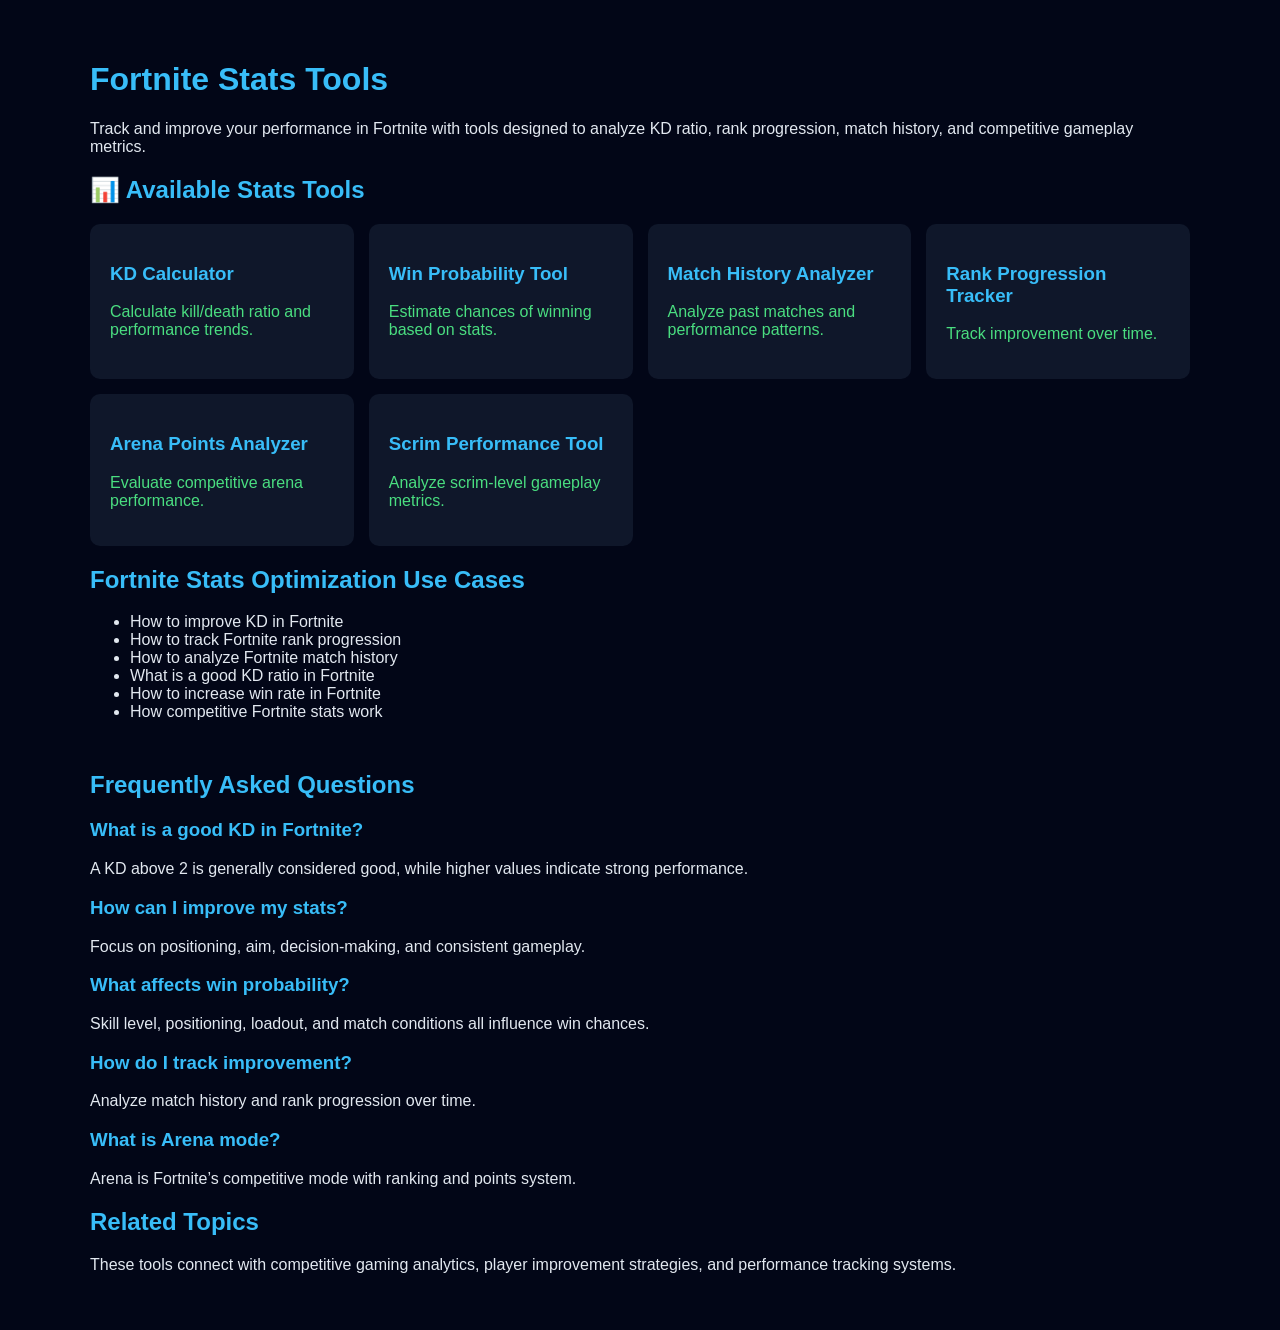
<file: index.html>
<!DOCTYPE html>
<html lang="en">
<head>
<meta charset="UTF-8">
<meta name="viewport" content="width=device-width, initial-scale=1.0">

<title>Fortnite Stats Tools – KD, Rank Progression & Match Analysis</title>

<meta name="description" content="Free Fortnite stats tools to analyze KD ratio, track rank progression, evaluate match history, and improve competitive performance.">

<meta name="keywords" content="
fortnite stats tools,
fortnite kd calculator,
fortnite win probability,
fortnite rank progression tracker,
fortnite match history analyzer,
fortnite arena stats,
fortnite scrim analysis
">

<meta name="google-site-verification" content="PkLa_ViOo6FAHpvh8SacceMb95o9tePRdrqLNBz9X1M" />

<link rel="canonical" href="https://yourdomain.com/fortnite-stats-tools/">

<style>
body {
    font-family: Arial, sans-serif;
    background: #020617;
    color: #e2e8f0;
    margin: 0;
}

.container {
    max-width: 1100px;
    margin: auto;
    padding: 40px 20px;
}

h1, h2, h3 {
    color: #38bdf8;
}

a {
    color: #4ade80;
    text-decoration: none;
}

.tool-grid {
    display: grid;
    grid-template-columns: repeat(auto-fit, minmax(230px, 1fr));
    gap: 15px;
    margin-top: 20px;
}

.card {
    background: #0f172a;
    padding: 20px;
    border-radius: 10px;
    transition: 0.2s;
}

.card:hover {
    background: #1e293b;
}

.faq {
    margin-top: 50px;
}
</style>
</head>

<body>

<div class="container">

<h1>Fortnite Stats Tools</h1>

<p>
Track and improve your performance in Fortnite with tools designed to analyze KD ratio,
rank progression, match history, and competitive gameplay metrics.
</p>

<h2>📊 Available Stats Tools</h2>

<div class="tool-grid">

<a href="./kd/" class="card">
<h3>KD Calculator</h3>
<p>Calculate kill/death ratio and performance trends.</p>
</a>

<a href="./win-prob/" class="card">
<h3>Win Probability Tool</h3>
<p>Estimate chances of winning based on stats.</p>
</a>

<a href="./match-history/" class="card">
<h3>Match History Analyzer</h3>
<p>Analyze past matches and performance patterns.</p>
</a>

<a href="./rank-progression/" class="card">
<h3>Rank Progression Tracker</h3>
<p>Track improvement over time.</p>
</a>

<a href="./arena/" class="card">
<h3>Arena Points Analyzer</h3>
<p>Evaluate competitive arena performance.</p>
</a>

<a href="./scrim/" class="card">
<h3>Scrim Performance Tool</h3>
<p>Analyze scrim-level gameplay metrics.</p>
</a>

</div>

<!-- LONG TAIL -->

<h2>Fortnite Stats Optimization Use Cases</h2>

<ul>
<li>How to improve KD in Fortnite</li>
<li>How to track Fortnite rank progression</li>
<li>How to analyze Fortnite match history</li>
<li>What is a good KD ratio in Fortnite</li>
<li>How to increase win rate in Fortnite</li>
<li>How competitive Fortnite stats work</li>
</ul>

<!-- FAQ -->

<div class="faq">

<h2>Frequently Asked Questions</h2>

<h3>What is a good KD in Fortnite?</h3>
<p>
A KD above 2 is generally considered good, while higher values indicate strong performance.
</p>

<h3>How can I improve my stats?</h3>
<p>
Focus on positioning, aim, decision-making, and consistent gameplay.
</p>

<h3>What affects win probability?</h3>
<p>
Skill level, positioning, loadout, and match conditions all influence win chances.
</p>

<h3>How do I track improvement?</h3>
<p>
Analyze match history and rank progression over time.
</p>

<h3>What is Arena mode?</h3>
<p>
Arena is Fortnite’s competitive mode with ranking and points system.
</p>

</div>

<!-- INTERNAL BOOST -->

<h2>Related Topics</h2>

<p>
These tools connect with competitive gaming analytics, player improvement strategies,
and performance tracking systems.
</p>

</div>

</body>
</html>
</file>
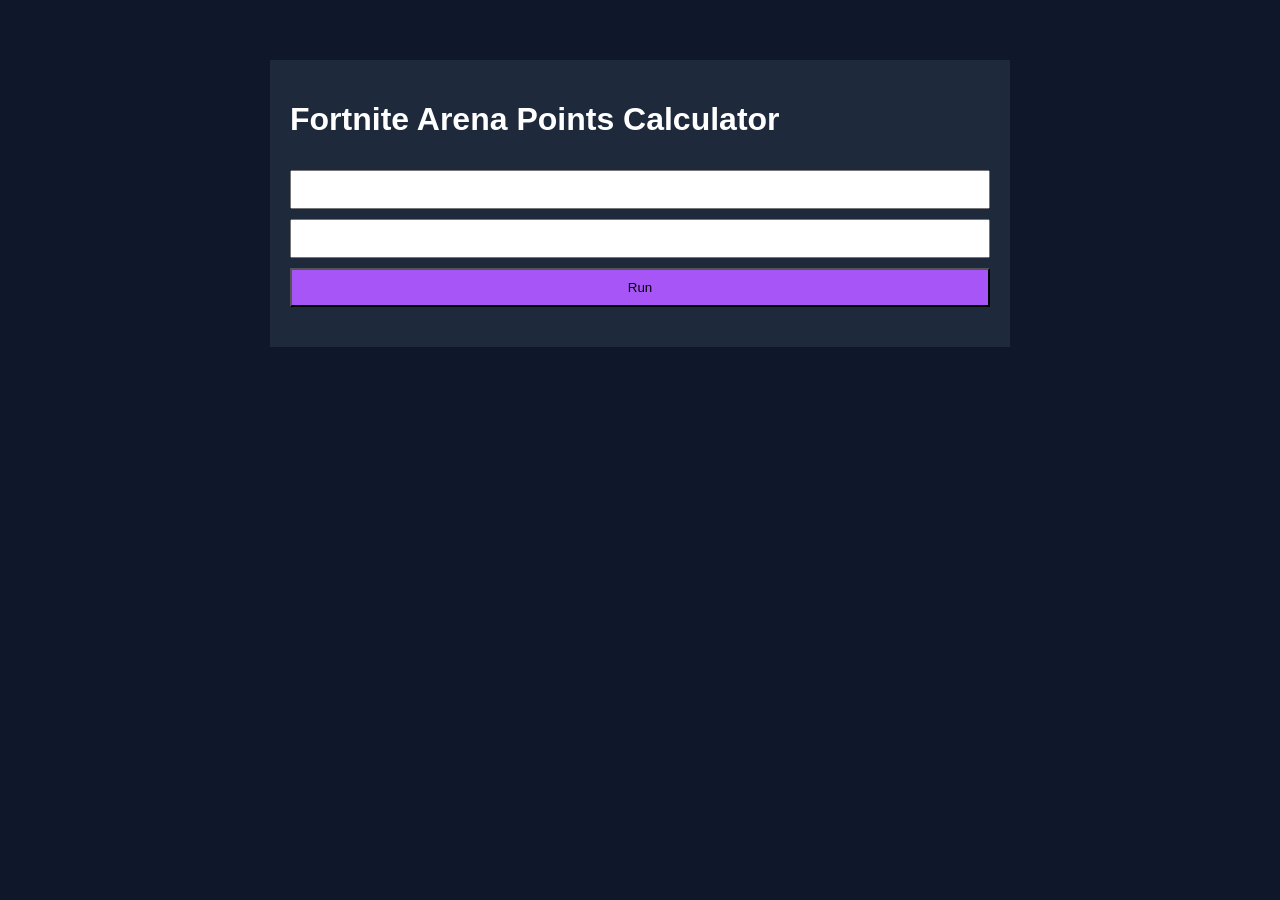
<file: arena/index.html>
<html><head><title>Fortnite Arena Points Calculator</title><link rel='stylesheet' href='styles.css'></head><body><div class='container'><h1>Fortnite Arena Points Calculator</h1><input id='kills'><input id='placement'><button onclick='run()'>Run</button><div id='res' class='result'></div></div><script src='script.js'></script></body></html>
</file>
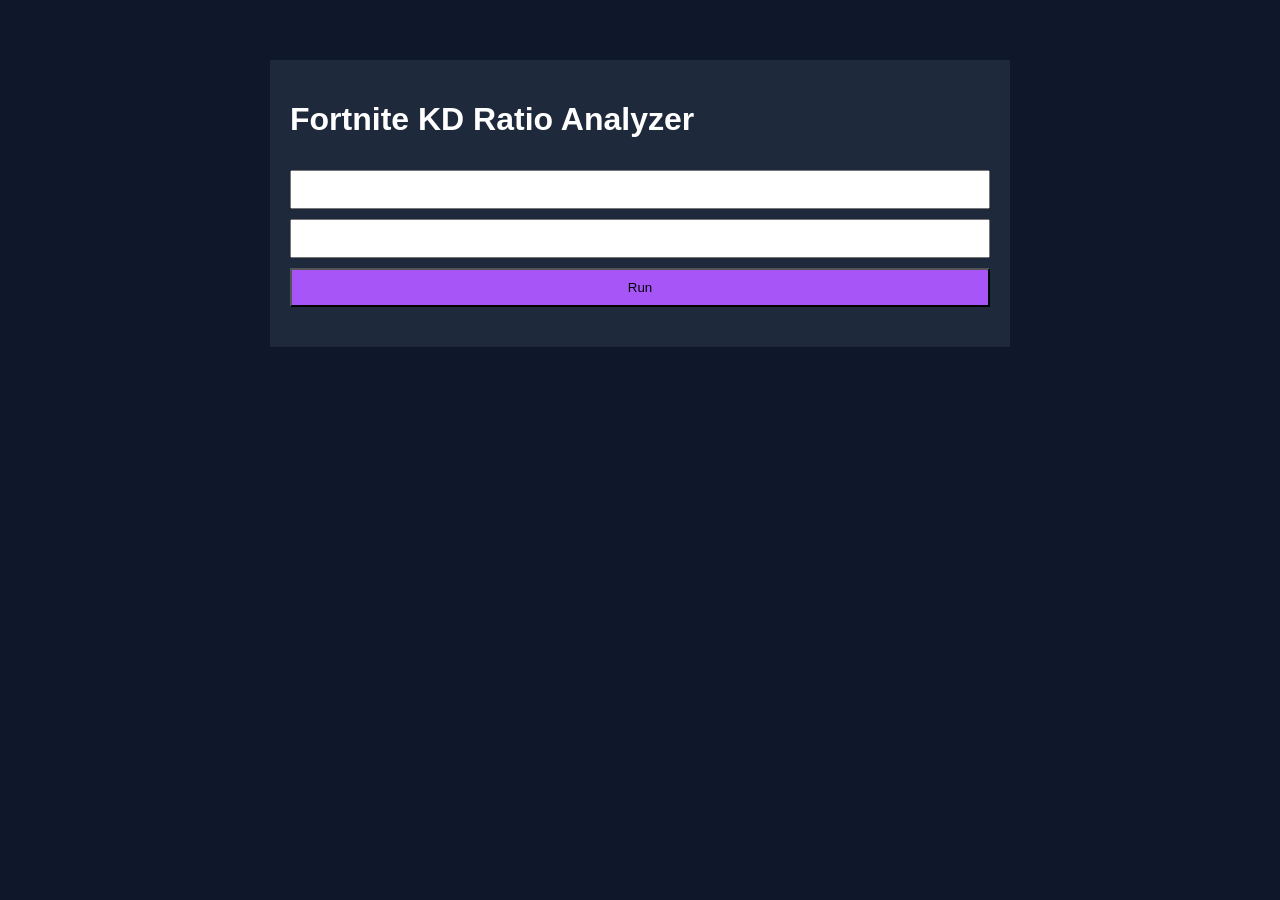
<file: kd/index.html>
<html><head><title>Fortnite KD Ratio Analyzer</title><link rel='stylesheet' href='styles.css'></head><body><div class='container'><h1>Fortnite KD Ratio Analyzer</h1><input id='kills'><input id='deaths'><button onclick='run()'>Run</button><div id='res' class='result'></div></div><script src='script.js'></script></body></html>
</file>
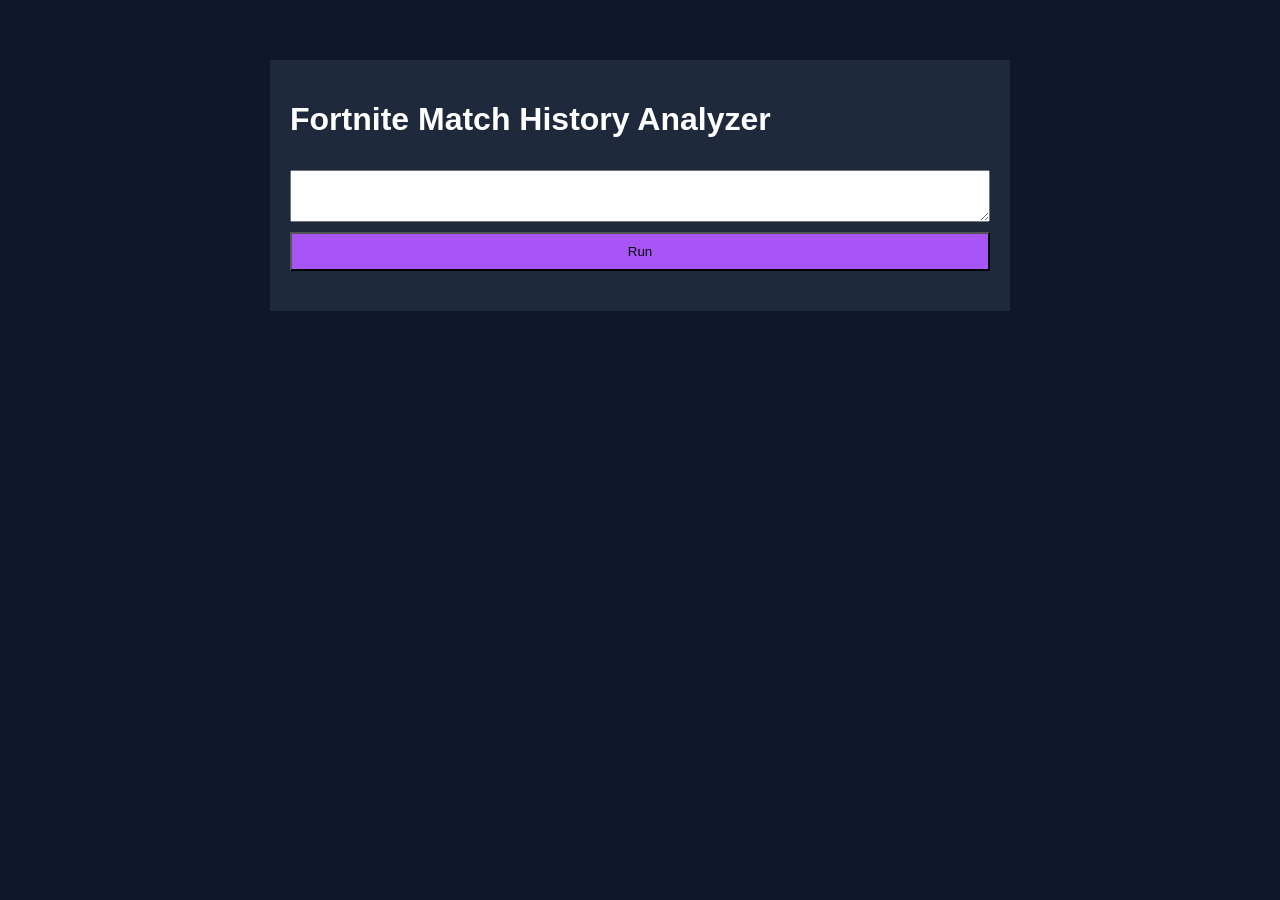
<file: match-history/index.html>
<html><head><title>Fortnite Match History Analyzer</title><link rel='stylesheet' href='styles.css'></head><body><div class='container'><h1>Fortnite Match History Analyzer</h1><textarea id='matches'></textarea><button onclick='run()'>Run</button><div id='res' class='result'></div></div><script src='script.js'></script></body></html>
</file>
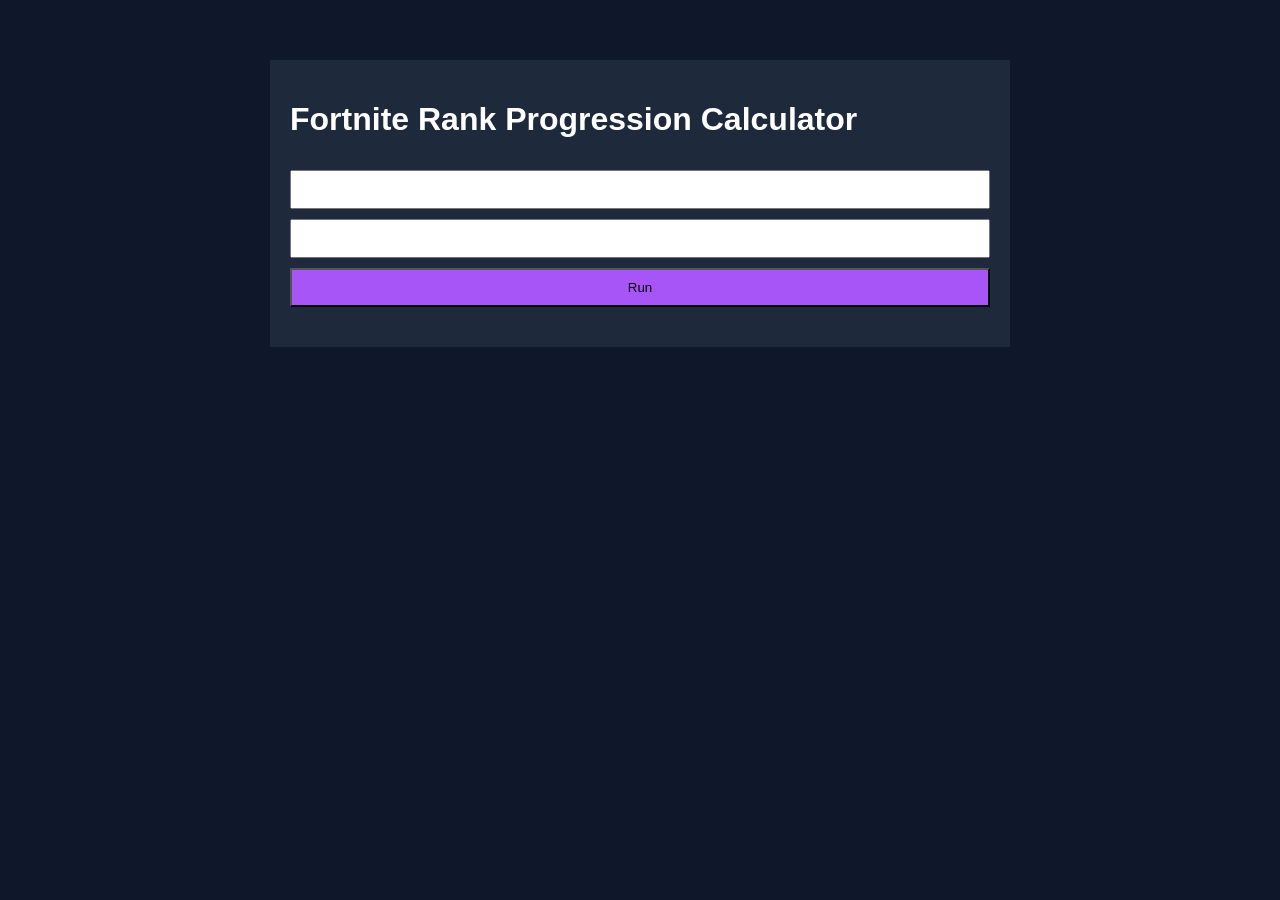
<file: rank-progression/index.html>
<html><head><title>Fortnite Rank Progression Calculator</title><link rel='stylesheet' href='styles.css'></head><body><div class='container'><h1>Fortnite Rank Progression Calculator</h1><input id='current'><input id='target'><button onclick='run()'>Run</button><div id='res' class='result'></div></div><script src='script.js'></script></body></html>
</file>
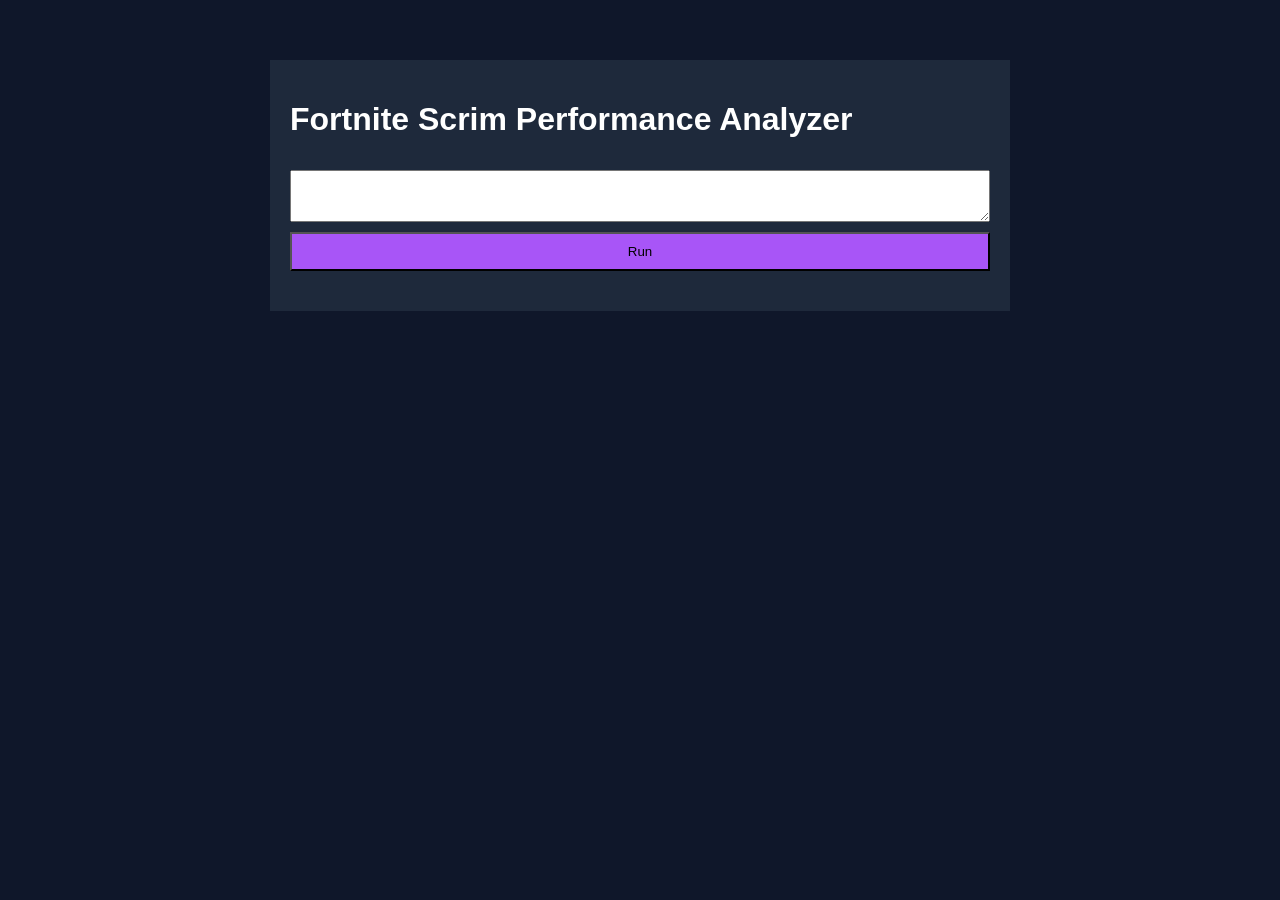
<file: scrim/index.html>
<html><head><title>Fortnite Scrim Performance Analyzer</title><link rel='stylesheet' href='styles.css'></head><body><div class='container'><h1>Fortnite Scrim Performance Analyzer</h1><textarea id='scores'></textarea><button onclick='run()'>Run</button><div id='res' class='result'></div></div><script src='script.js'></script></body></html>
</file>
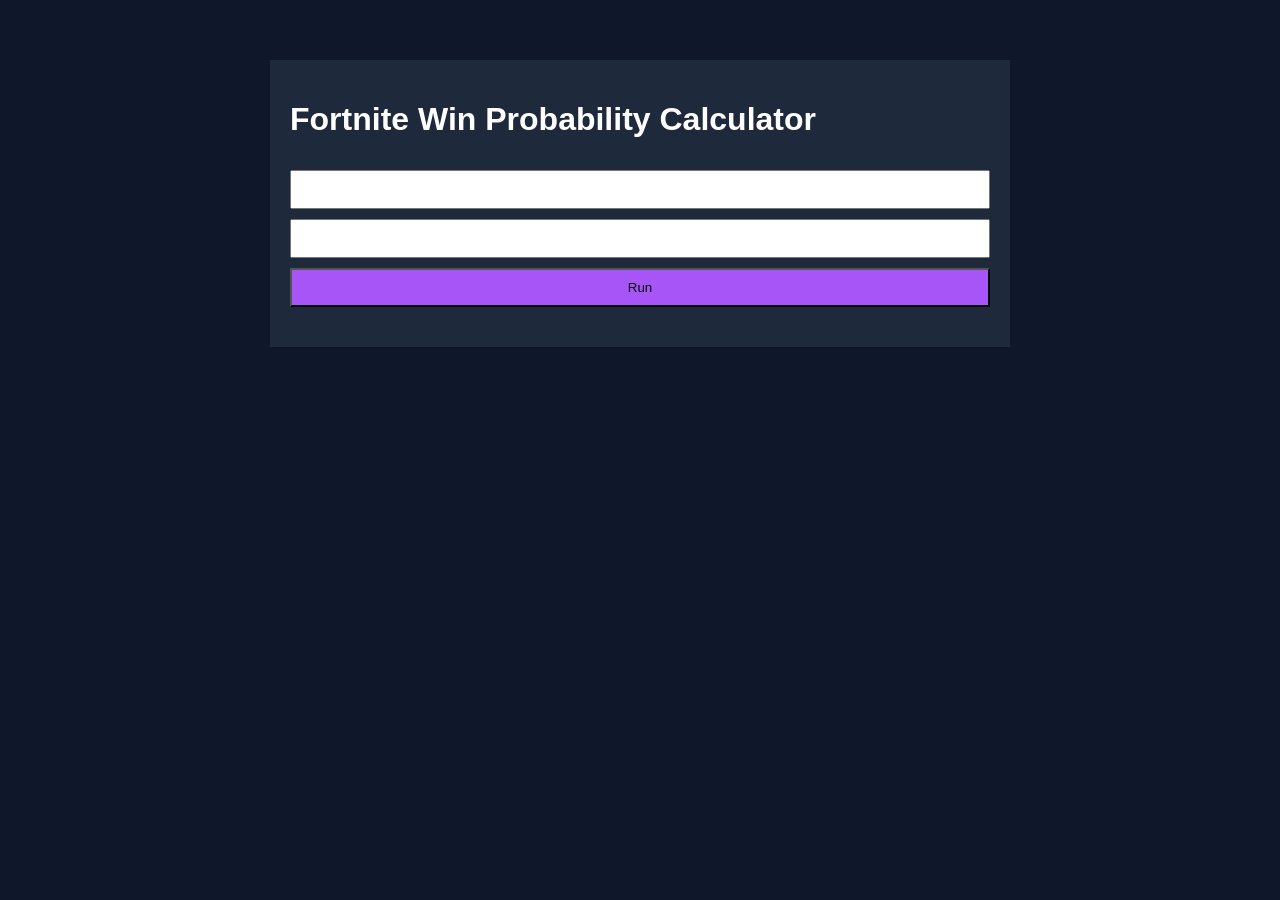
<file: win-prob/index.html>
<html><head><title>Fortnite Win Probability Calculator</title><link rel='stylesheet' href='styles.css'></head><body><div class='container'><h1>Fortnite Win Probability Calculator</h1><input id='skill'><input id='players'><button onclick='run()'>Run</button><div id='res' class='result'></div></div><script src='script.js'></script></body></html>
</file>
<file: arena/styles.css>
body{font-family:Arial;background:#0f172a;color:#fff}.container{max-width:700px;margin:60px auto;padding:20px;background:#1e293b}textarea,input{width:100%;margin-top:10px;padding:10px}button{margin-top:10px;width:100%;padding:10px;background:#a855f7}.result{margin-top:20px}
</file>
<file: kd/styles.css>
body{font-family:Arial;background:#0f172a;color:#fff}.container{max-width:700px;margin:60px auto;padding:20px;background:#1e293b}textarea,input{width:100%;margin-top:10px;padding:10px}button{margin-top:10px;width:100%;padding:10px;background:#a855f7}.result{margin-top:20px}
</file>
<file: match-history/styles.css>
body{font-family:Arial;background:#0f172a;color:#fff}.container{max-width:700px;margin:60px auto;padding:20px;background:#1e293b}textarea,input{width:100%;margin-top:10px;padding:10px}button{margin-top:10px;width:100%;padding:10px;background:#a855f7}.result{margin-top:20px}
</file>
<file: rank-progression/styles.css>
body{font-family:Arial;background:#0f172a;color:#fff}.container{max-width:700px;margin:60px auto;padding:20px;background:#1e293b}textarea,input{width:100%;margin-top:10px;padding:10px}button{margin-top:10px;width:100%;padding:10px;background:#a855f7}.result{margin-top:20px}
</file>
<file: scrim/styles.css>
body{font-family:Arial;background:#0f172a;color:#fff}.container{max-width:700px;margin:60px auto;padding:20px;background:#1e293b}textarea,input{width:100%;margin-top:10px;padding:10px}button{margin-top:10px;width:100%;padding:10px;background:#a855f7}.result{margin-top:20px}
</file>
<file: win-prob/styles.css>
body{font-family:Arial;background:#0f172a;color:#fff}.container{max-width:700px;margin:60px auto;padding:20px;background:#1e293b}textarea,input{width:100%;margin-top:10px;padding:10px}button{margin-top:10px;width:100%;padding:10px;background:#a855f7}.result{margin-top:20px}
</file>
